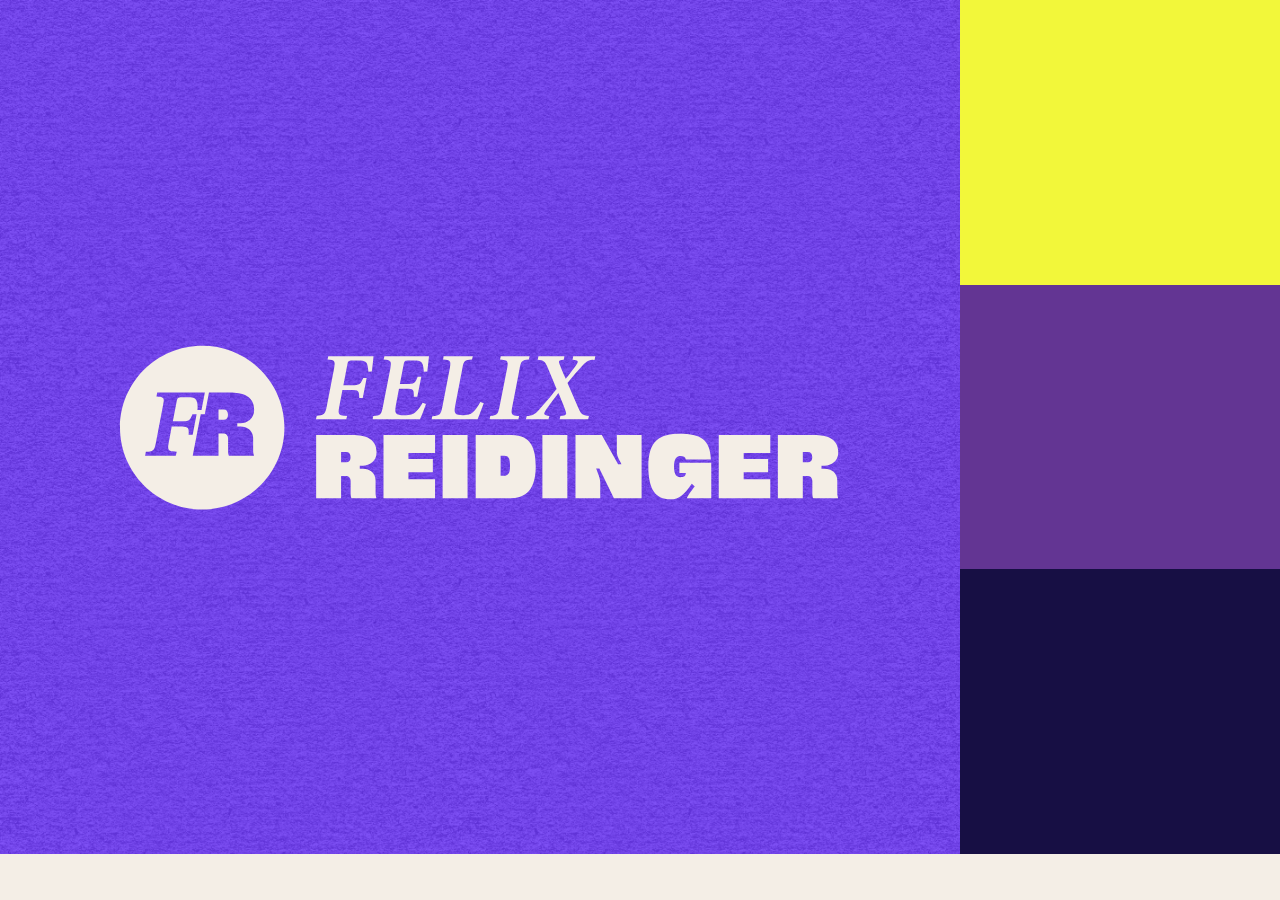
<file: thumbnail.html>
<!doctype html><html lang="de"><head><meta charset="utf-8"><link rel="stylesheet" href="styles.css">
<style>html,body{margin:0;width:1280px;height:854px;overflow:hidden}.wrap{display:flex;width:1280px;height:854px}.main{flex:0 0 75%;background:var(--fr-lila-2);position:relative;display:flex;align-items:center;justify-content:center}.tex{position:absolute;inset:0;background:url(assets/bg-lila-paper.jpg) repeat 0 0/460px;opacity:.9}.main img{position:relative;width:76%}.strip{flex:1;display:flex;flex-direction:column}.strip div{flex:1}</style></head>
<body><div class="wrap"><div class="main"><div class="tex"></div><img src="assets/logo-lockup-beige.svg" alt="Felix Reidinger"></div>
<div class="strip"><div style="background:#F2F73A"></div><div style="background:#633593"></div><div style="background:#170F44"></div></div></div></body></html>
</file>
<file: styles.css>
/* Felix Reidinger — design system, flattened. Source: design-system project. */

/* ---- tokens/fonts.css ---- */
/* Markenschriften — Originaldateien aus dem Corporate Design.
   Museo Sans 300/500/700 (Text), Wolfgang Bold Italic (Serif-Headline),
   BN Super-Sized (Display-Headline). */
@font-face{font-family:"Museo Sans";src:url("/assets/fonts/MuseoSans_300.otf") format("opentype");font-weight:300;font-style:normal;font-display:swap}
@font-face{font-family:"Museo Sans";src:url("/assets/fonts/MuseoSans_500.otf") format("opentype");font-weight:400 500;font-style:normal;font-display:swap}
@font-face{font-family:"Museo Sans";src:url("/assets/fonts/MuseoSans_700.otf") format("opentype");font-weight:600 900;font-style:normal;font-display:swap}
/* BN Super-Sized: Versalschrift, kondensiert. Nur Großbuchstaben verwenden. */
@font-face{font-family:"BN Super-Sized";src:url("/assets/fonts/BNSuper-Sized.otf") format("opentype");font-weight:400;font-style:normal;font-display:swap}
/* Wolfgang Bold Italic: die Glyphen sind bereits kursiv, daher auch unter
   font-style:italic dieselbe Datei — sonst legt der Browser eine zweite,
   künstliche Schräglage darüber. */
@font-face{font-family:"Wolfgang";src:url("/assets/fonts/Wolfgang-BoldItalic.otf") format("opentype");font-weight:400 900;font-style:normal;font-display:swap}
@font-face{font-family:"Wolfgang";src:url("/assets/fonts/Wolfgang-BoldItalic.otf") format("opentype");font-weight:400 900;font-style:italic;font-display:swap}
/* Keine künstliche Fett- oder Kursivsimulation */
:root{font-synthesis:none}

/* ---- tokens/colors.css ---- */
:root{
/* --- Brand palette (Style Guide 02 Farben) --- */
--fr-beige:#F4EEE6;          /* Beige   CMYK 4/7/10/0 */
--fr-lila-1:#633593;         /* Lila I  CMYK 72/91/0/0 */
--fr-lila-2:#7044E6;         /* Lila II */
--fr-blau:#170F44;           /* Blau    CMYK 100/100/12/56 */
--fr-gelb:#F2F73A;           /* Gelb    CMYK 10/0/93/0 */
--fr-weiss:#FFFFFF;
/* Verlauf (gradient) */
--fr-verlauf:linear-gradient(120deg,#7044E6 0%,#633593 55%,#170F44 100%); /* @kind other */
--fr-verlauf-soft:linear-gradient(120deg,#7044E6 0%,#633593 100%); /* @kind other */
/* --- Tints, derived only for UI states --- */
--fr-blau-80:#3B3462;
--fr-blau-12:rgba(23,15,68,.12);
--fr-blau-06:rgba(23,15,68,.06);
--fr-beige-70:rgba(244,238,230,.7);
--fr-beige-40:rgba(244,238,230,.4);
--fr-beige-16:rgba(244,238,230,.16);
--fr-lila-2-16:rgba(112,68,230,.16);
/* --- Semantic aliases --- */
--surface-page:var(--fr-beige);
--surface-deep:var(--fr-blau);
--surface-accent:var(--fr-lila-2);
--surface-card:var(--fr-beige);
--surface-card-deep:var(--fr-blau);
--surface-inverse:var(--fr-blau);
--text-body:var(--fr-blau);
--text-heading:var(--fr-blau);
--text-muted:var(--fr-blau-80);
--text-on-deep:var(--fr-beige);
--text-on-accent:var(--fr-beige);
--text-accent:var(--fr-lila-2);
--border-hairline:var(--fr-blau-12);
--border-on-deep:var(--fr-beige-16);
--focus-ring:var(--fr-lila-2);
--highlight:var(--fr-gelb);
}

/* ---- tokens/typography.css ---- */
:root{
/* families */
--font-display:"BN Super-Sized","Haettenschweiler",Impact,sans-serif;
--font-serif:"Wolfgang",Georgia,serif;
--font-sans:"Museo Sans","Helvetica Neue",Arial,sans-serif;
--font-body:var(--font-sans);

/* weights — Museo Sans liegt als 300, 500 und 700 vor */
--weight-light:300; /* @kind font */--weight-regular:400; /* @kind font */--weight-medium:500; /* @kind font */--weight-bold:700; /* @kind font */--weight-black:700; /* @kind font */

/* display scale — uppercase condensed, tight */
--size-display-xl:clamp(3.4rem,9vw,8.75rem); /* @kind font */
--size-display-l:clamp(2.75rem,6vw,5.5rem); /* @kind font */
--size-display-m:clamp(2rem,4vw,3.5rem); /* @kind font */
--size-display-s:clamp(1.6rem,2.6vw,2.25rem); /* @kind font */
/* 1.02, damit die Umlautpunkte (Ü, Ä, Ö) bei mehrzeiligen Versal-Headlines
   nicht an die Zeile darüber stoßen — BN Super-Sized setzt sie sehr hoch. */
--lh-display:1.02; /* @kind other */
--tracking-display:0.01em; /* @kind other */

/* serif scale — Versalien, gepaart mit Display */
--size-serif-xl:clamp(2.9rem,7.4vw,7.2rem); /* @kind font */
--size-serif-l:clamp(2.3rem,5vw,4.5rem); /* @kind font */
--size-serif-m:clamp(1.75rem,3.4vw,2.9rem); /* @kind font */
--lh-serif:1.04; /* @kind other */
/* Unterlängen-Reserve: Wolfgang-Versalien (J, Q) laufen unter die Grundlinie */
--descender-guard:0.2em; /* @kind spacing */

/* text scale */
--size-lead:clamp(1.125rem,1.5vw,1.375rem); /* @kind font */
--size-body:1.0625rem; /* @kind font */
--size-small:0.9375rem; /* @kind font */
--size-label:0.8125rem; /* @kind font */
--lh-body:1.65; /* @kind other */
--lh-lead:1.55; /* @kind other */
--tracking-label:0.16em; /* @kind other */
--tracking-button:0.08em; /* @kind other */
}

/* ---- tokens/spacing.css ---- */
:root{
--space-1:4px;--space-2:8px;--space-3:12px;--space-4:16px;--space-5:24px;--space-6:32px;
--space-7:48px;--space-8:64px;--space-9:96px;--space-10:128px;--space-11:180px;
--section-y:clamp(72px,10vw,160px); /* @kind spacing */
--gutter:clamp(20px,5vw,72px); /* @kind spacing */
--measure:64ch; /* @kind spacing */
--container:1240px; /* @kind spacing */
--container-narrow:820px; /* @kind spacing */
}

/* ---- tokens/effects.css ---- */
:root{
--radius-none:0px;
--radius-s:6px;
--radius-m:14px;
--radius-l:28px;
--radius-pill:999px;
--radius-circle:50%;
--shadow-card:0 18px 48px -24px rgba(23,15,68,.35);
--shadow-lift:0 30px 70px -28px rgba(23,15,68,.45);
--shadow-inset-deep:inset 0 0 120px rgba(23,15,68,.35);
--border-width:1.5px; /* @kind spacing */
/* Brand textures — Style Guide 02 Farben / TEXTUREN (01 Paper, 02 Cardboard, 03 Paper).
   The scans are baked onto each brand colour as seamless 1024px tiles, so the fibre
   shows at its native scale and needs no blend mode. Tile at --texture-tile; scaling
   the tile up past ~600px smooths the grain away. */
--bg-paper:url("/assets/bg-beige-paper.jpg"); /* @kind other */
--bg-cardboard:url("/assets/bg-beige-cardboard.jpg"); /* @kind other */
--bg-lila-paper:url("/assets/bg-lila-paper.jpg"); /* @kind other */
--bg-lila1-paper:url("/assets/bg-lila1-paper.jpg"); /* @kind other */
--bg-blau-paper:url("/assets/bg-blau-paper.jpg"); /* @kind other */
--texture-tile:460px; /* @kind spacing */
/* Neutral grain for laying fibre over photography (soft-light) */
--grain-tile:url("/assets/grain-tile.jpg"); /* @kind other */
--grain-opacity:.55; /* @kind other */
/* Raw scans, kept as source material */
--blur-glass:14px; /* @kind other */
}

/* ---- tokens/motion.css ---- */
:root{
--ease-brand:cubic-bezier(.16,.84,.26,1); /* @kind other */
--ease-out:cubic-bezier(.22,1,.36,1); /* @kind other */
--ease-inout:cubic-bezier(.65,0,.35,1); /* @kind other */
--dur-fast:140ms; /* @kind other */
--dur-base:260ms; /* @kind other */
--dur-slow:640ms; /* @kind other */
--dur-reveal:900ms; /* @kind other */
--stagger:90ms; /* @kind other */
--reveal-shift:28px; /* @kind other */
}

/* ---- css/base.css ---- */
*,*::before,*::after{box-sizing:border-box}
body{margin:0;background:var(--surface-page);color:var(--text-body);font-family:var(--font-body);font-size:var(--size-body);font-weight:var(--weight-light);line-height:var(--lh-body);-webkit-font-smoothing:antialiased;text-wrap:pretty}
/* Lauftext steht in Museo Sans 300; Lead-Absätze und Hervorhebungen in 500 */
p{font-weight:var(--weight-light)}
strong,b{font-weight:var(--weight-bold)}
a{color:var(--text-accent);text-decoration:none;font-weight:var(--weight-medium);transition:color var(--dur-fast) var(--ease-brand),opacity var(--dur-fast) var(--ease-brand)}
a:hover{color:var(--fr-lila-1)}
img{max-width:100%;display:block}
::selection{background:var(--fr-gelb);color:var(--fr-blau)}
:focus-visible{outline:2px solid var(--focus-ring);outline-offset:3px}

/* ---- css/components.css ---- */
/* Felix Reidinger — component styles. Class names are stable API; all values come from tokens. */

/* Buttons */
.fr-btn{display:inline-flex;align-items:center;gap:10px;border:0;cursor:pointer;font-family:var(--font-sans);font-weight:var(--weight-bold);letter-spacing:var(--tracking-button);text-transform:uppercase;border-radius:var(--radius-pill);transition:transform var(--dur-base) var(--ease-brand),background var(--dur-base) var(--ease-brand),color var(--dur-base) var(--ease-brand),box-shadow var(--dur-base) var(--ease-brand)}
.fr-btn--md{padding:16px 30px;font-size:var(--size-label)}
.fr-btn--sm{padding:11px 20px;font-size:.75rem}
.fr-btn--lg{padding:20px 40px;font-size:.9375rem}
.fr-btn--primary{background:var(--fr-lila-2);color:var(--fr-beige)}
.fr-btn--primary:hover{background:var(--fr-lila-1);transform:translateY(-2px);box-shadow:var(--shadow-card)}
.fr-btn--dark{background:var(--fr-blau);color:var(--fr-beige)}
.fr-btn--dark:hover{background:var(--fr-lila-2);transform:translateY(-2px)}
.fr-btn--light{background:var(--fr-beige);color:var(--fr-blau)}
.fr-btn--light:hover{background:var(--fr-weiss);transform:translateY(-2px)}
.fr-btn--outline{background:transparent;color:var(--fr-blau);box-shadow:inset 0 0 0 var(--border-width) var(--fr-blau)}
.fr-btn--outline:hover{background:var(--fr-blau);color:var(--fr-beige)}
.fr-btn--outline-light{background:transparent;color:var(--fr-beige);box-shadow:inset 0 0 0 var(--border-width) var(--fr-beige-40)}
.fr-btn--outline-light:hover{background:var(--fr-beige);color:var(--fr-blau)}
.fr-btn:active{transform:translateY(0) scale(.98)}
.fr-btn[disabled]{opacity:.4;cursor:not-allowed;transform:none;box-shadow:none}
.fr-btn__arrow{transition:transform var(--dur-base) var(--ease-brand)}
.fr-btn:hover .fr-btn__arrow{transform:translateX(4px)}

/* Badge / Eyebrow */
.fr-badge{display:inline-block;font-family:var(--font-sans);font-weight:var(--weight-bold);font-size:var(--size-label);letter-spacing:var(--tracking-label);text-transform:uppercase;padding:10px 22px;border-radius:var(--radius-pill)}
.fr-badge--dark{background:var(--fr-blau);color:var(--fr-beige)}
.fr-badge--lila{background:var(--fr-lila-2);color:var(--fr-beige)}
.fr-badge--beige{background:var(--fr-beige);color:var(--fr-blau)}
.fr-badge--gelb{background:var(--fr-gelb);color:var(--fr-blau)}
.fr-badge--outline{box-shadow:inset 0 0 0 var(--border-width) currentColor}
.fr-eyebrow{font-family:var(--font-sans);font-weight:var(--weight-bold);font-size:var(--size-label);letter-spacing:var(--tracking-label);text-transform:uppercase;opacity:.75}

/* Duo heading — the brand's core type motif. Headlines are always uppercase (CD);
   both faces get descender room so J/Q/g never clip against a mask or a rounded box.
   Lange Komposita (FILMPRODUKTION, ERFOLGSMESSUNG) müssen umbrechen dürfen, sonst
   laufen sie aus ihrer Spalte in die Nachbarspalte. */
.fr-duo{margin:0;display:flex;flex-direction:column;gap:.02em;text-transform:uppercase;min-width:0;max-width:100%;hyphens:auto;overflow-wrap:break-word;text-wrap:balance}
.fr-duo--inline{display:block}
/* fit-Modus: jede Zeile wird per JS auf die Spaltenbreite herunterskaliert */
.fr-duo--fit>span{white-space:nowrap}
.fr-duo__serif{font-family:var(--font-serif);line-height:var(--lh-serif);font-weight:400;padding-bottom:var(--descender-guard);margin-bottom:calc(var(--descender-guard) * -1);min-width:0}
/* Wolfgang ist bereits kursiv gezeichnet — keine zweite, künstliche Schräglage */
.fr-duo__serif--italic{font-style:normal}
.fr-duo__cond{font-family:var(--font-display);line-height:var(--lh-display);letter-spacing:var(--tracking-display);font-weight:400;padding-bottom:.04em;margin-bottom:-.04em;min-width:0}
.fr-duo--xl .fr-duo__cond{font-size:var(--size-display-xl)}
.fr-duo--xl .fr-duo__serif{font-size:var(--size-serif-xl)}
.fr-duo--l .fr-duo__cond{font-size:var(--size-display-l)}
.fr-duo--l .fr-duo__serif{font-size:var(--size-serif-l)}
.fr-duo--m .fr-duo__cond{font-size:var(--size-display-m)}
.fr-duo--m .fr-duo__serif{font-size:var(--size-serif-m)}
.fr-duo--s .fr-duo__cond{font-size:var(--size-display-s)}
.fr-duo--s .fr-duo__serif{font-size:calc(var(--size-display-s) * 1.05)}
/* In engen Spalten (Karten, Raster) skalieren die kleinen Headlines mit der
   Spaltenbreite, damit kein Wort über den Rand läuft. Voraussetzung ist ein
   Container-Vorfahre: .fr-card__body bringt ihn mit, sonst .fr-duo-fit setzen. */
.fr-duo-fit{container-type:inline-size}
@supports (width:1cqi){
.fr-duo-fit .fr-duo--s .fr-duo__cond,.fr-card__body .fr-duo--s .fr-duo__cond{font-size:min(var(--size-display-s),11.5cqi)}
.fr-duo-fit .fr-duo--s .fr-duo__serif,.fr-card__body .fr-duo--s .fr-duo__serif{font-size:min(calc(var(--size-display-s) * 1.05),11.5cqi)}
.fr-duo-fit .fr-duo--m .fr-duo__cond{font-size:min(var(--size-display-m),13cqi)}
.fr-duo-fit .fr-duo--m .fr-duo__serif{font-size:min(var(--size-serif-m),13cqi)}
}

/* Cards */
.fr-card{position:relative;background:var(--surface-card);border-radius:var(--radius-m);overflow:hidden;box-shadow:var(--shadow-card);transition:transform var(--dur-base) var(--ease-brand),box-shadow var(--dur-base) var(--ease-brand)}
.fr-card:hover{transform:translateY(-6px);box-shadow:var(--shadow-lift)}
.fr-card__media{overflow:hidden;aspect-ratio:306/259}
.fr-card__media img{width:100%;height:100%;object-fit:cover;transition:transform var(--dur-slow) var(--ease-brand)}
.fr-card:hover .fr-card__media img{transform:scale(1.06)}
.fr-card__body{padding:var(--space-5) var(--space-5) var(--space-6);container-type:inline-size}
.fr-card--deep{background:var(--surface-card-deep);color:var(--text-on-deep)}

/* Sections & texture grounds */
.fr-section{position:relative;padding-block:var(--section-y);padding-inline:var(--gutter)}
.fr-section__inner{max-width:var(--container);margin:0 auto;position:relative;z-index:1}
.fr-section--deep{background:var(--fr-blau);color:var(--text-on-deep)}
.fr-section--accent{background:var(--fr-lila-2);color:var(--text-on-accent)}
.fr-section--paper{background:var(--fr-beige)}
/* Paper grounds: the scan is baked onto the colour, tiled at native fibre scale. */
.fr-ground{position:absolute;inset:0;background-repeat:repeat;background-size:var(--texture-tile);pointer-events:none}
.fr-ground--paper{background-image:var(--bg-paper)}
.fr-ground--cardboard{background-image:var(--bg-cardboard);background-size:340px}
.fr-ground--lila{background-image:var(--bg-lila-paper)}
.fr-ground--lila1{background-image:var(--bg-lila1-paper)}
.fr-ground--blau{background-image:var(--bg-blau-paper)}
/* Neutral fibre over photography */
.fr-grain{position:absolute;inset:0;background:var(--grain-tile) repeat 0 0/var(--texture-tile);mix-blend-mode:soft-light;opacity:var(--grain-opacity);pointer-events:none}

/* Scroll reveal */
.fr-reveal{opacity:0;transform:translateY(var(--reveal-shift));transition:opacity var(--dur-reveal) var(--ease-out),transform var(--dur-reveal) var(--ease-out);will-change:opacity,transform}
.fr-reveal.is-in{opacity:1;transform:none}
/* Reveal-Maske: großzügige Unterlängen-Reserve, sonst schneidet overflow:hidden
   die Unterlängen von Wolfgang (J, Q) und Museo Sans (g, y) ab. */
.fr-mask{display:block;overflow:hidden;padding-bottom:var(--descender-guard);margin-bottom:calc(var(--descender-guard) * -1)}
.fr-mask>*{transform:translateY(102%);transition:transform var(--dur-reveal) var(--ease-out);will-change:transform}
.fr-mask.is-in>*{transform:none}
@media (prefers-reduced-motion:reduce){.fr-reveal,.fr-mask>*{opacity:1;transform:none;transition:none}}

/* Marquee band */
.fr-marquee{overflow:hidden;display:flex;gap:0}
.fr-marquee__track{display:flex;gap:var(--space-7);padding-right:var(--space-7);animation:fr-marquee-x 26s linear infinite;flex:0 0 auto}
@keyframes fr-marquee-x{from{transform:translateX(0)}to{transform:translateX(-100%)}}
@media (prefers-reduced-motion:reduce){.fr-marquee__track{animation:none}}

/* Link with animated rule */
.fr-link{display:inline-flex;align-items:center;gap:8px;font-weight:var(--weight-bold);font-size:var(--size-label);letter-spacing:var(--tracking-label);text-transform:uppercase;position:relative;color:inherit}
.fr-link::after{content:"";position:absolute;left:0;right:0;bottom:-6px;height:1.5px;background:currentColor;transform:scaleX(0);transform-origin:left;transition:transform var(--dur-base) var(--ease-brand)}
.fr-link:hover{color:inherit}
.fr-link:hover::after{transform:scaleX(1)}

/* Nav */
.fr-nav{position:fixed;top:0;left:0;right:0;z-index:50;display:flex;align-items:center;justify-content:space-between;gap:var(--space-5);padding:var(--space-5) var(--gutter);transition:padding var(--dur-base) var(--ease-brand),background var(--dur-base) var(--ease-brand),backdrop-filter var(--dur-base) var(--ease-brand)}
.fr-nav.is-stuck{padding-block:var(--space-3);background:rgba(23,15,68,.82);backdrop-filter:blur(var(--blur-glass))}
.fr-nav__links{display:flex;align-items:center;gap:var(--space-6)}

/* Responsive split layout */
.fr-split{display:grid;grid-template-columns:var(--split-cols,1fr 1fr);gap:var(--split-gap,var(--space-8));align-items:center}
.fr-split__media{min-height:240px}
.fr-split__body{align-self:center}
@media (max-width:900px){
.fr-split{grid-template-columns:1fr}
.fr-split__media,.fr-split__body{order:0 !important}
.fr-split__media{min-height:0}
.fr-split__media img{max-height:58vh}
}

/* Nav — burger below 820px */
.fr-nav__burger{display:none;background:none;border:0;padding:10px;margin:-10px;cursor:pointer;color:inherit}
.fr-nav__burger-box{display:flex;flex-direction:column;gap:5px;width:26px}
.fr-nav__burger-box i{display:block;height:2px;background:currentColor;border-radius:2px;transition:transform var(--dur-base) var(--ease-brand),opacity var(--dur-fast) linear}
.fr-nav.is-open .fr-nav__burger-box i:nth-child(1){transform:translateY(7px) rotate(45deg)}
.fr-nav.is-open .fr-nav__burger-box i:nth-child(2){opacity:0}
.fr-nav.is-open .fr-nav__burger-box i:nth-child(3){transform:translateY(-7px) rotate(-45deg)}
@media (max-width:820px){
.fr-nav{flex-wrap:wrap}
.fr-nav__burger{display:block}
.fr-nav__links{width:100%;flex-direction:column;align-items:flex-start;gap:var(--space-4);overflow:hidden;max-height:0;opacity:0;transition:max-height var(--dur-base) var(--ease-brand),opacity var(--dur-base) var(--ease-brand),padding var(--dur-base) var(--ease-brand);padding:0}
.fr-nav.is-open .fr-nav__links{max-height:60vh;opacity:1;padding-top:var(--space-5);padding-bottom:var(--space-3)}
.fr-nav__links a{font-size:1.125rem;letter-spacing:.08em}
.fr-nav__links .fr-btn{width:100%;justify-content:center}
}

/* Legal / long-form prose */
.fr-prose{max-width:74ch}
.fr-prose h2{font-family:var(--font-display);text-transform:uppercase;font-size:var(--size-display-s);line-height:var(--lh-display);margin:var(--space-8) 0 var(--space-4)}
/* Erste Zeile bündig mit der Nachbarspalte — kein Vorlauf-Abstand */
.fr-prose>*:first-child,.fr-prose>.fr-reveal:first-child>*:first-child,.fr-prose>.fr-mask:first-child>*>*:first-child{margin-top:0}
.fr-prose h3{font-family:var(--font-serif);text-transform:uppercase;font-size:1.5rem;line-height:1.24;margin:var(--space-6) 0 var(--space-3)}
.fr-prose p,.fr-prose li{font-size:var(--size-small);line-height:1.75}
.fr-prose p{margin:0 0 var(--space-4)}
.fr-prose ul{margin:0 0 var(--space-5);padding-left:1.1em}
.fr-prose li{margin-bottom:var(--space-2)}
.fr-prose strong{font-weight:var(--weight-bold)}
.fr-prose a{word-break:break-word}

/* Small-viewport polish */
@media (max-width:640px){
.fr-btn--lg{padding:17px 28px;font-size:.8125rem}
.fr-badge{padding:8px 16px;font-size:.75rem}
.fr-card__body{padding:var(--space-4) var(--space-4) var(--space-5)}
}

/* Numbered principle rows — numeral track scales, stacks when narrow */
.fr-principles{container-type:inline-size}
.fr-principle{display:grid;grid-template-columns:minmax(48px,14%) 1fr;gap:var(--space-5);align-items:start;padding-block:var(--space-6);border-top:var(--border-width) solid var(--border-on-deep)}
.fr-principle__num{font-family:var(--font-display);line-height:.92;font-size:var(--size-display-m)}
.fr-principle__text{margin:0;font-size:var(--size-lead);line-height:var(--lh-lead);font-weight:var(--weight-medium)}
.fr-principle--lg{grid-template-columns:minmax(72px,110px) 1fr;gap:var(--space-6)}
.fr-principle--sm{padding-block:var(--space-5);gap:var(--space-4);border-top-color:var(--border-hairline)}
.fr-principle--sm .fr-principle__num{font-size:var(--size-display-s)}
.fr-principle--sm .fr-principle__text{font-size:var(--size-body);line-height:var(--lh-body);font-weight:var(--weight-regular)}
@container (max-width:420px){.fr-principle{grid-template-columns:1fr;gap:var(--space-2)}.fr-principle__num{font-size:var(--size-display-s)}}
@media (max-width:560px){.fr-principle,.fr-principle--lg{grid-template-columns:1fr;gap:var(--space-2)}.fr-principle__num{font-size:var(--size-display-s)}}

/* Forms */
.fr-field{display:flex;flex-direction:column;gap:var(--space-2);min-width:0}
.fr-field__label{font-family:var(--font-sans);font-weight:var(--weight-bold);font-size:var(--size-label);letter-spacing:var(--tracking-label);text-transform:uppercase}
.fr-field__msg{font-size:var(--size-label);opacity:.7}
.fr-field__msg--error{opacity:1;color:var(--fr-lila-1);font-weight:var(--weight-medium)}
.fr-input{width:100%;font-family:var(--font-sans);font-size:var(--size-body);line-height:1.4;color:var(--fr-blau);background:var(--fr-beige);border:0;box-shadow:inset 0 0 0 var(--border-width) var(--fr-blau-12);border-radius:var(--radius-s);padding:14px 16px;transition:box-shadow var(--dur-base) var(--ease-brand),background var(--dur-base) var(--ease-brand)}
.fr-input::placeholder{color:var(--fr-blau);opacity:.42}
.fr-input:hover{box-shadow:inset 0 0 0 var(--border-width) rgba(23,15,68,.28)}
.fr-input:focus{outline:0;background:var(--fr-weiss);box-shadow:inset 0 0 0 2px var(--fr-lila-2)}
.fr-input.is-invalid{box-shadow:inset 0 0 0 2px var(--fr-lila-1)}
.fr-input--area{resize:vertical;min-height:120px;line-height:var(--lh-body)}
.fr-select{position:relative;display:block}
.fr-select select{appearance:none;padding-right:44px;cursor:pointer}
.fr-select__arrow{position:absolute;right:16px;top:50%;transform:translateY(-50%);pointer-events:none;font-size:.75rem;opacity:.6}
.fr-check{display:grid;grid-template-columns:auto 1fr;gap:var(--space-3);align-items:start;cursor:pointer;font-size:var(--size-small);line-height:1.5}
.fr-check input{position:absolute;opacity:0;width:0;height:0}
.fr-check__box{width:22px;height:22px;border-radius:var(--radius-s);box-shadow:inset 0 0 0 var(--border-width) var(--fr-blau-12);background:var(--fr-beige);position:relative;transition:background var(--dur-fast) var(--ease-brand),box-shadow var(--dur-fast) var(--ease-brand);flex:0 0 auto;margin-top:1px}
.fr-check__box::after{content:"";position:absolute;left:7px;top:3px;width:6px;height:11px;border:2.5px solid var(--fr-beige);border-top:0;border-left:0;transform:rotate(42deg) scale(.4);opacity:0;transition:transform var(--dur-fast) var(--ease-brand),opacity var(--dur-fast) linear}
.fr-check:hover .fr-check__box{box-shadow:inset 0 0 0 var(--border-width) rgba(23,15,68,.3)}
.fr-check input:checked+.fr-check__box{background:var(--fr-lila-2);box-shadow:inset 0 0 0 var(--border-width) var(--fr-lila-2)}
.fr-check input:checked+.fr-check__box::after{opacity:1;transform:rotate(42deg) scale(1)}
.fr-check input:focus-visible+.fr-check__box{outline:2px solid var(--fr-lila-2);outline-offset:3px}
.fr-check.is-invalid .fr-check__box{box-shadow:inset 0 0 0 2px var(--fr-lila-1)}
/* On deep grounds */
.fr-section--deep .fr-input,.fr-form--deep .fr-input{background:rgba(244,238,230,.08);color:var(--fr-beige);box-shadow:inset 0 0 0 var(--border-width) var(--fr-beige-16)}
.fr-section--deep .fr-input::placeholder,.fr-form--deep .fr-input::placeholder{color:var(--fr-beige);opacity:.5}
.fr-section--deep .fr-input:focus,.fr-form--deep .fr-input:focus{background:rgba(244,238,230,.14);box-shadow:inset 0 0 0 2px var(--fr-beige)}
.fr-section--deep .fr-check__box,.fr-form--deep .fr-check__box{background:rgba(244,238,230,.08);box-shadow:inset 0 0 0 var(--border-width) var(--fr-beige-40)}
.fr-section--deep .fr-check input:checked+.fr-check__box,.fr-form--deep .fr-check input:checked+.fr-check__box{background:var(--fr-beige);box-shadow:inset 0 0 0 var(--border-width) var(--fr-beige)}
.fr-section--deep .fr-check input:checked+.fr-check__box::after,.fr-form--deep .fr-check input:checked+.fr-check__box::after{border-color:var(--fr-blau)}
.fr-form{container-type:inline-size}
.fr-form-grid{display:grid;grid-template-columns:1fr 1fr;gap:var(--space-5)}
.fr-form-grid>.fr-col-2{grid-column:1/-1}
/* Collapse on the GRID's own width, not the viewport's — the form also lives in
   narrow columns, where a viewport query would never fire. */
@container (max-width:560px){.fr-form-grid{grid-template-columns:1fr}}
@media (max-width:700px){.fr-form-grid{grid-template-columns:1fr}}
@supports not (container-type:inline-size){@media (max-width:1000px){.fr-form-grid{grid-template-columns:1fr}}}
/* Labels keep a single line so paired controls stay aligned */
.fr-form-grid .fr-field__label{white-space:nowrap;overflow:hidden;text-overflow:ellipsis}

/* Kontakt: form first, "So läuft das ab" below it until there is room for both */
@media (max-width:1040px){.fr-kontakt .fr-split{grid-template-columns:1fr}.fr-kontakt .fr-split__media,.fr-kontakt .fr-split__body{order:0 !important}.fr-kontakt .fr-split__media{min-height:0}}

/* Lead-Absatz: eine Gewichtsstufe über dem Lauftext */
.fr-lead{font-size:var(--size-lead);line-height:var(--lh-lead);font-weight:var(--weight-medium)}
</file>
